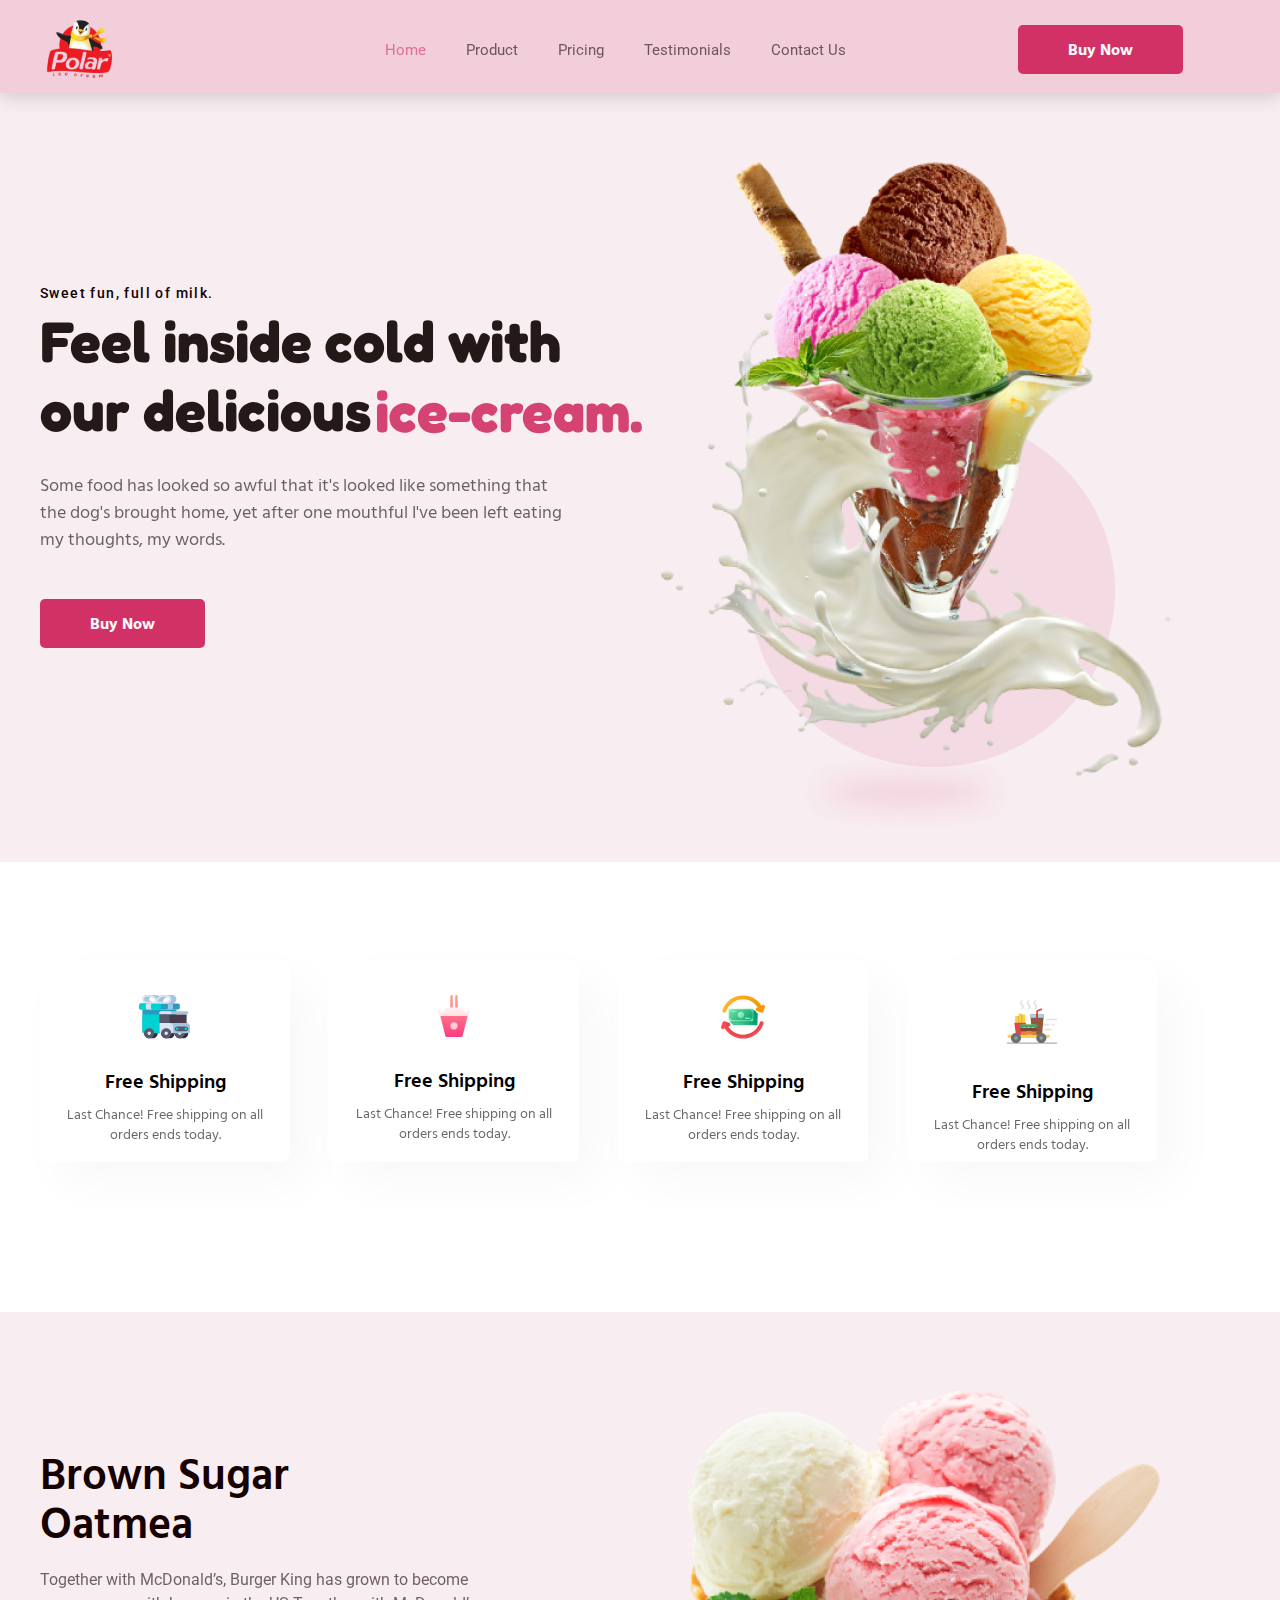
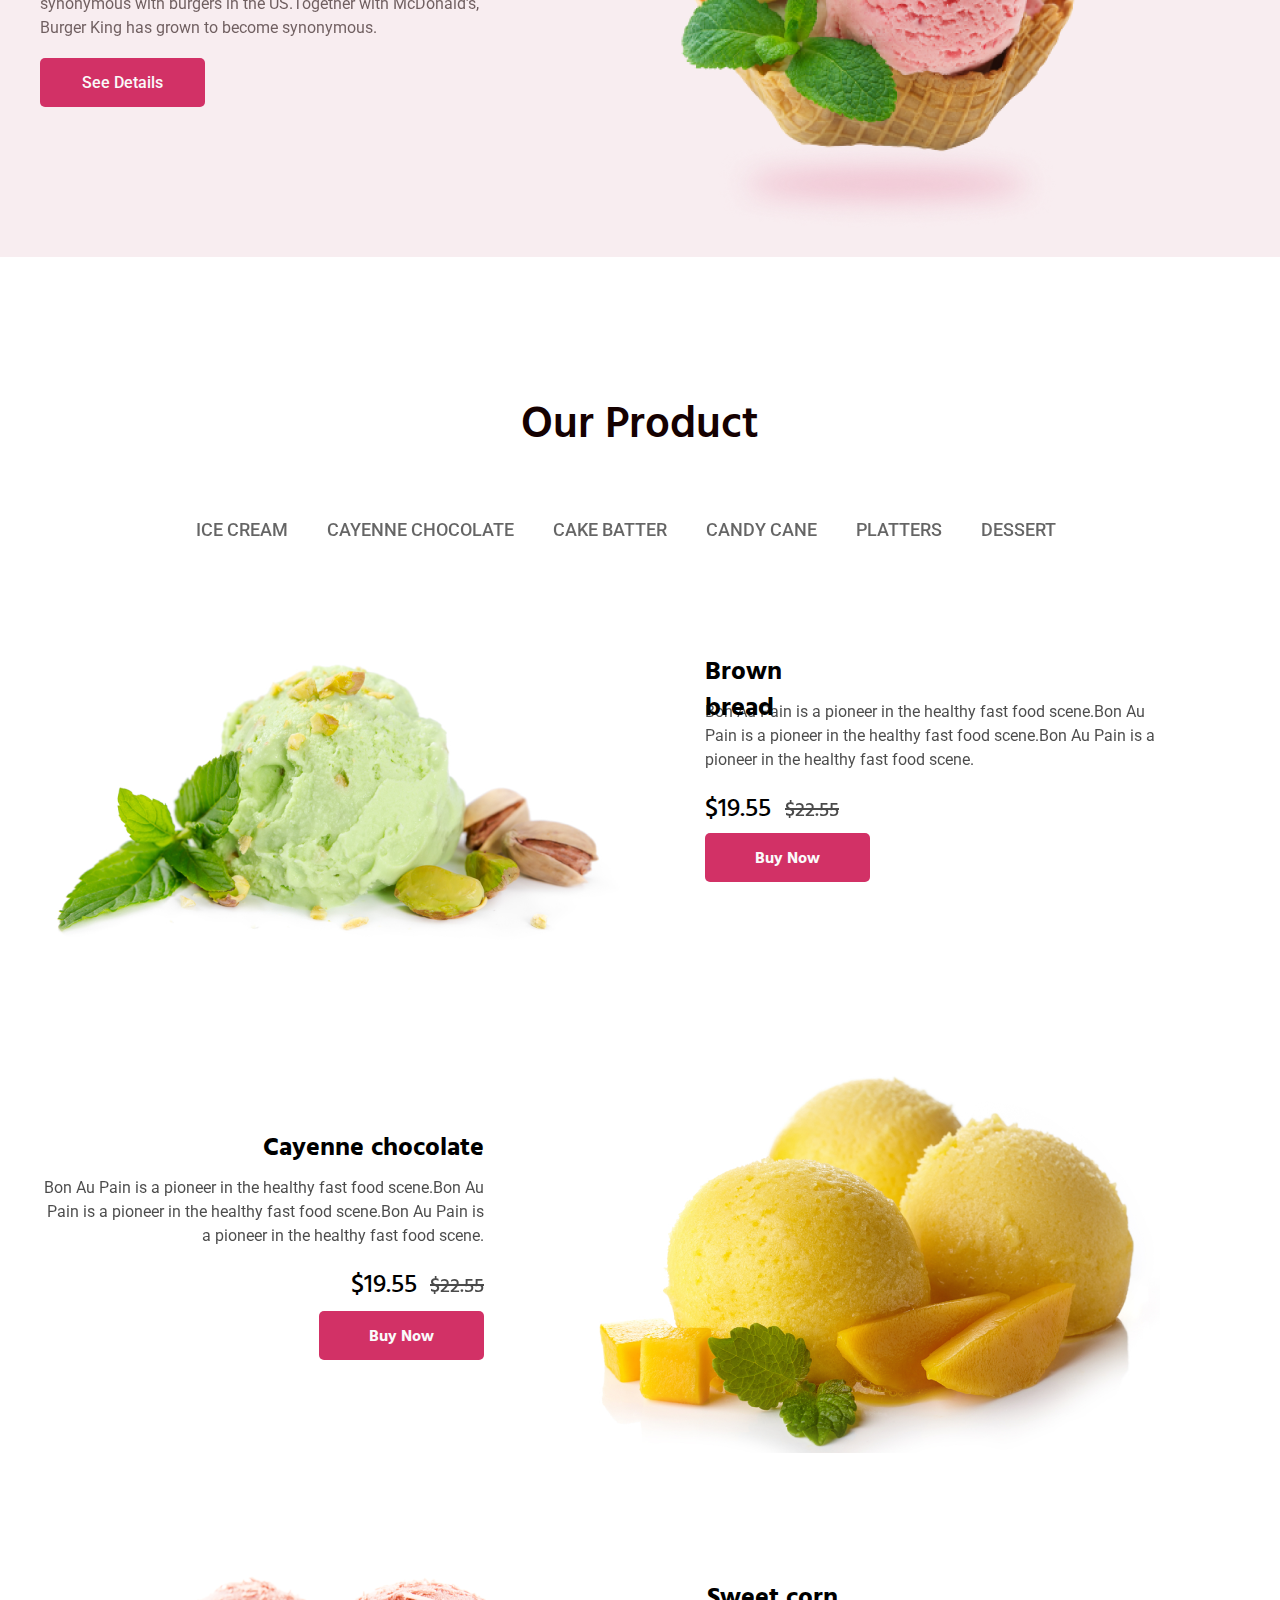
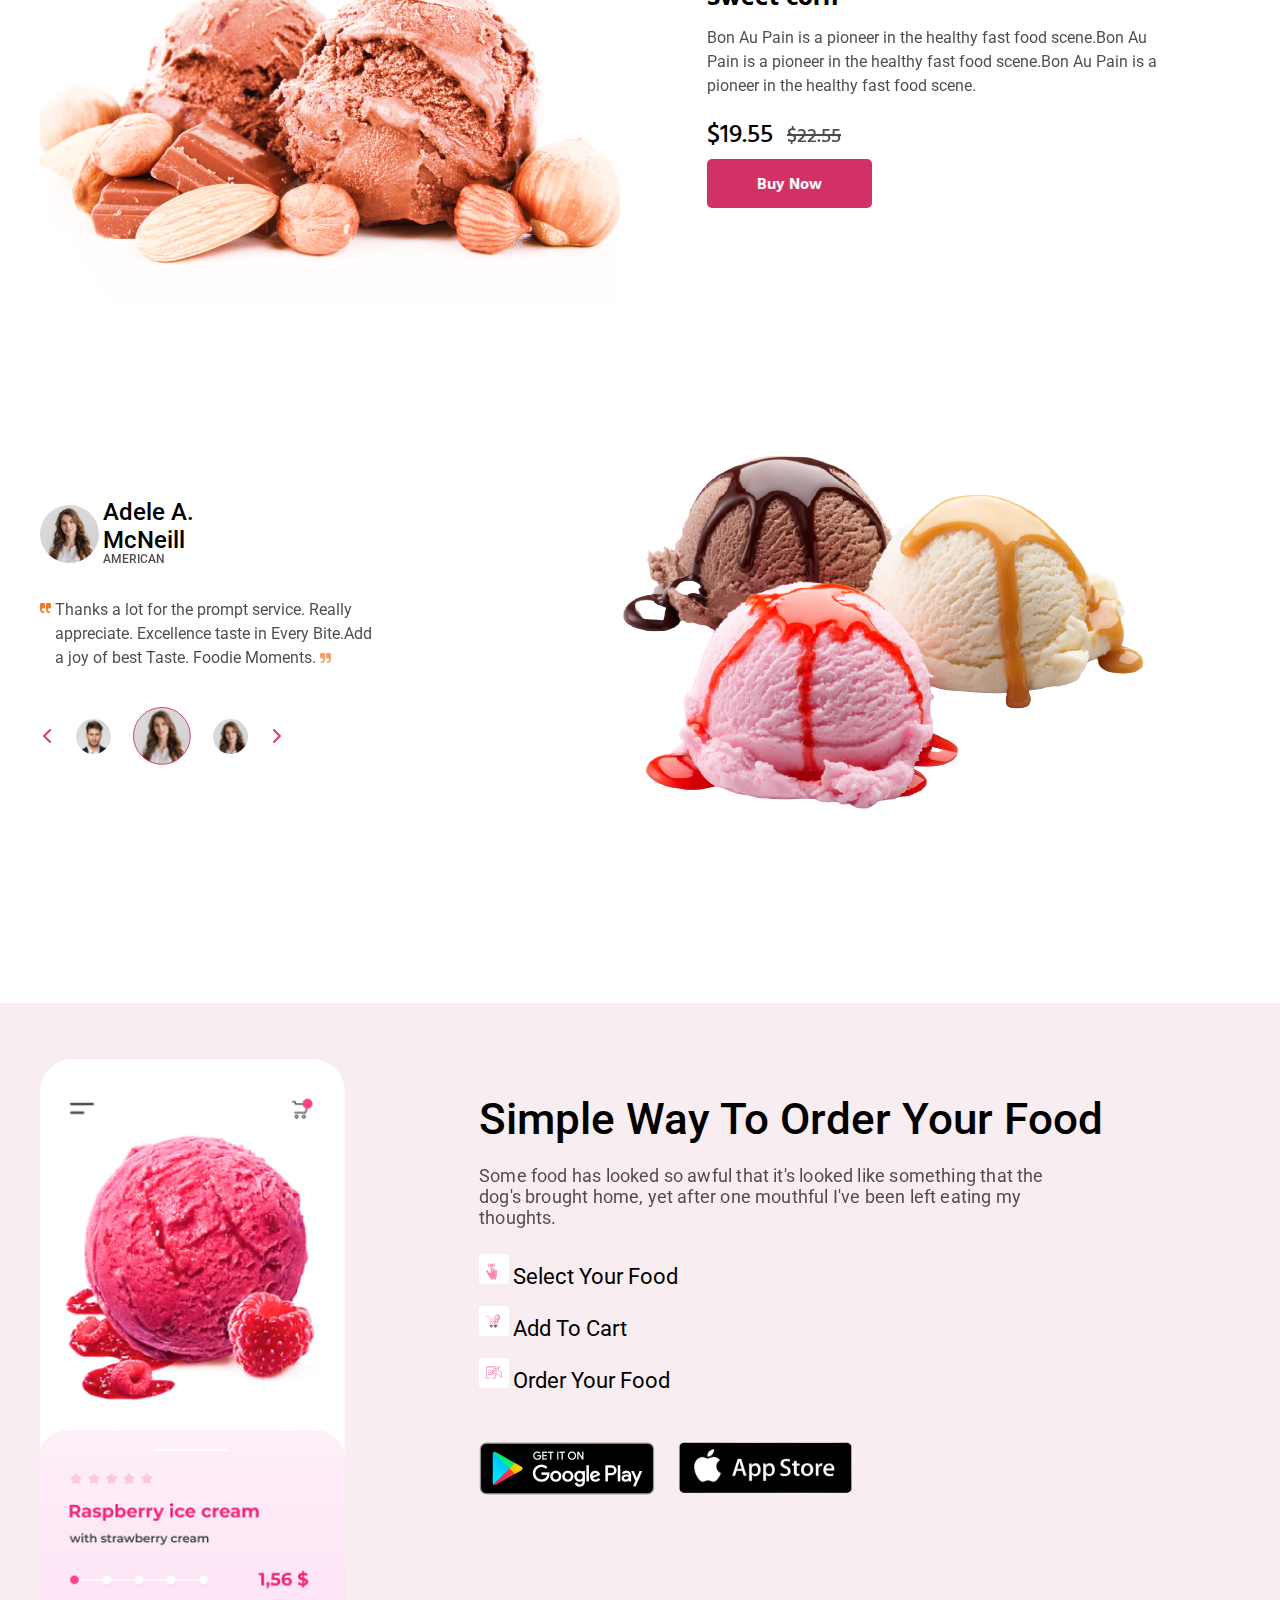
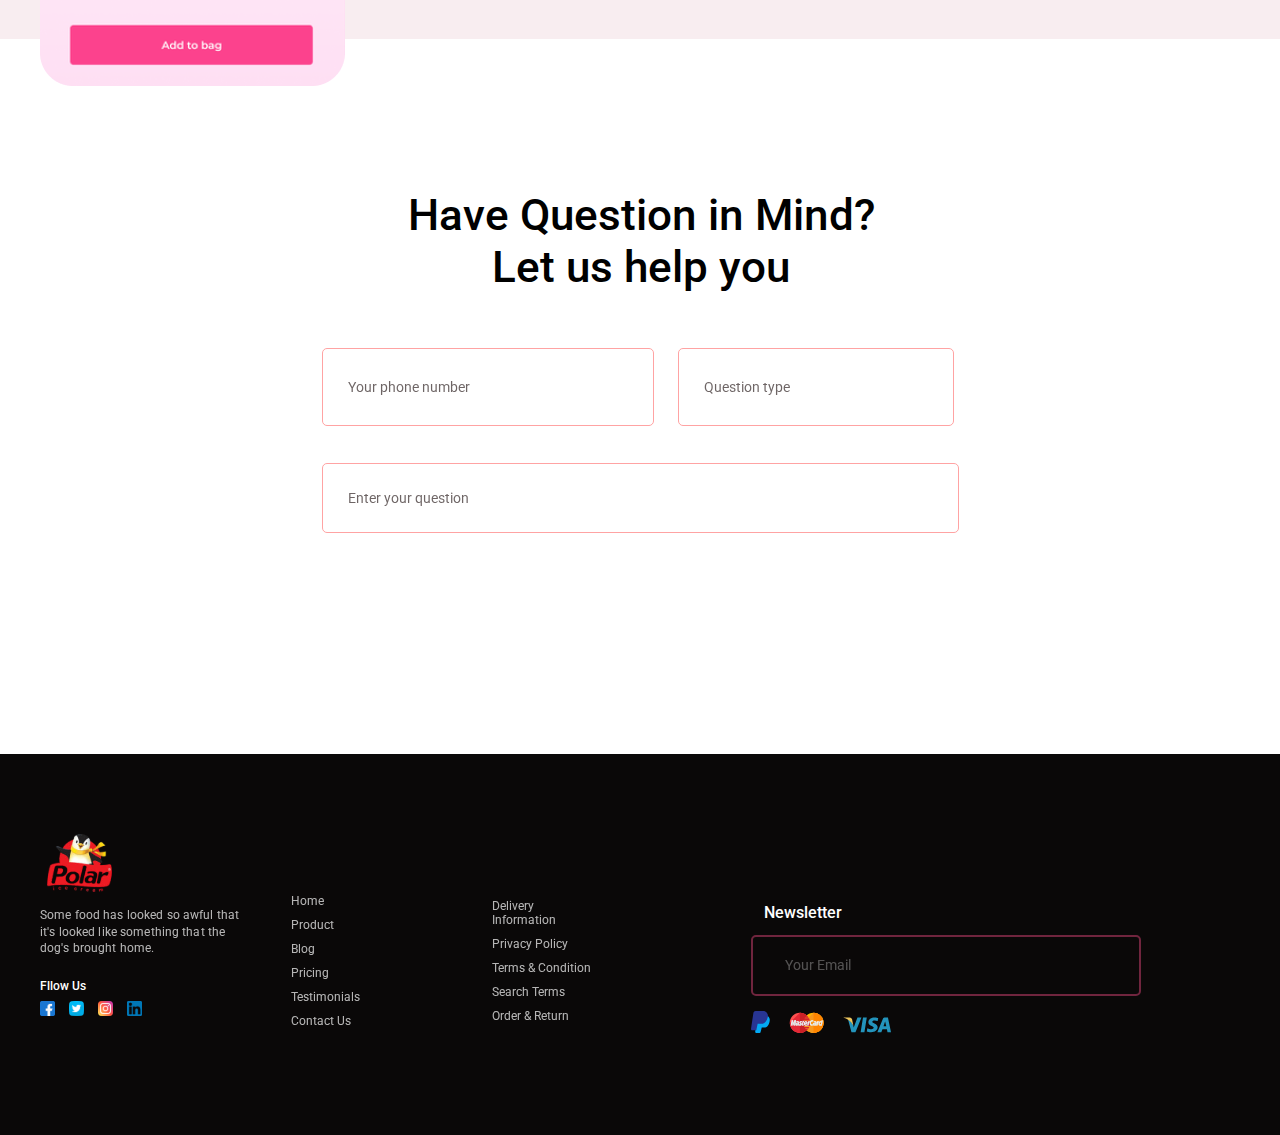
<file: Figma_1/index.html>
<!-- Bismillah -->
<!DOCTYPE html>
<html lang="en">
  <head>
    <meta charset="UTF-8" />
    <meta name="viewport" content="width=device-width, initial-scale=1.0" />
    <title>Polar</title>
    <link rel="stylesheet" href="./css/main.css" />
  </head>
  <body>
    <!-- Main-header section start -->
    <header class="main-header">
      <div class="container">
        <div class="navigation__section">
          <div class="main-header__brand">
            <a href="index.html">
              <img src="./images/logo_polar.svg" alt="Logo image" />
            </a>
          </div>
          <nav class="main-navigation">
            <ul class="main-navigation__items">
              <li class="main-navigation__item active">
                <a href="#">Home</a>
              </li>
              <li class="main-navigation__item">
                <a href="#">Product</a>
              </li>
              <li class="main-navigation__item">
                <a href="#">Pricing</a>
              </li>
              <li class="main-navigation__item">
                <a href="#">Testimonials</a>
              </li>
              <li class="main-navigation__item">
                <a href="#">Contact Us</a>
              </li>
            </ul>
          </nav>
          <button class="button">Buy Now</button>
        </div>
      </div>
    </header>
    <!-- /Main-header section end -->

    <main>
      <!-- Main-banner section start -->
      <section class="main-banner">
        <div class="container">
          <div class="main-banner__info">
            <h5 class="main-banner__info__sweet">Sweet fun, full of milk.</h5>
            <h1 class="main-banner__info__title">
              Feel inside cold with <br />
              our delicious <span>ice-cream.</span>
            </h1>
            <p class="main-banner__info__subtitle">
              Some food has looked so awful that it's looked like something that
              the dog's brought home, yet after one mouthful I've been left
              eating my thoughts, my words.
            </p>
            <button class="button btn2">Buy Now</button>
          </div>
          <div class="main-banner__image"></div>
        </div>
      </section>

      <!-- /Main-banner section end  -->

      <!-- Services section start -->

      <section class="services">
        <div class="container">
          <ul class="services__cards">
            <li class="services__card">
              <img src="images/car_card1.svg" alt="Card image" />
              <h5 class="services__card__title">Free Shipping</h5>
              <p class="services__card__subtitle">
                Last Chance! Free shipping on all orders ends today.
              </p>
            </li>
            <li class="services__card">
              <img src="images/card2.svg" alt="Card image" />
              <h5 class="services__card__title">Free Shipping</h5>
              <p class="services__card__subtitle">
                Last Chance! Free shipping on all orders ends today.
              </p>
            </li>
            <li class="services__card">
              <img src="images/cash-back_card3.svg" alt="Card image" />
              <h5 class="services__card__title">Free Shipping</h5>
              <p class="services__card__subtitle">
                Last Chance! Free shipping on all orders ends today.
              </p>
            </li>
            <li class="services__card">
              <img src="images/fast-delivery 1_card4.svg" alt="Card image" />
              <h5 class="services__card__title">Free Shipping</h5>
              <p class="services__card__subtitle">
                Last Chance! Free shipping on all orders ends today.
              </p>
            </li>
          </ul>
        </div>
      </section>

      <!-- /Services section end -->

      <!-- Brown sugar section start -->

      <section class="brown__sugar">
        <div class="container">
          <div class="sugar">
            <div class="brown__sugar__left">
              <h2 class="brown__sugar__title">
                Brown Sugar <br />
                Oatmea
              </h2>
              <p class="brown__sugar__subtitle">
                Together with McDonald’s, Burger King has grown to become
                synonymous with burgers in the US.Together with McDonald’s,
                Burger King has grown to become synonymous.
              </p>
              <button class="button left">See Details</button>
            </div>
            <div class="brown__sugar__right">
              <img src="images/section2-image.png" alt="Ice-cream image" />
            </div>
          </div>
        </div>
      </section>

      <!-- /Brown sugar section end -->

      <!-- Product section start -->

      <section class="product__section">
        <div class="container">
          <h3 class="product__section__title">Our Product</h3>
          <ul class="product__items">
            <li class="product__item active">
              <a href="#"
                >ICE CREAM
                <p class="line"></p>
              </a>
            </li>
            <li class="product__item">
              <a href="#"
                >CAYENNE CHOCOLATE
                <p class="line"></p
              ></a>
            </li>
            <li class="product__item">
              <a href="#"
                >CAKE BATTER
                <p class="line"></p
              ></a>
            </li>
            <li class="product__item">
              <a href="#"
                >CANDY CANE
                <p class="line"></p
              ></a>
            </li>
            <li class="product__item">
              <a href="#"
                >PLATTERS
                <p class="line"></p
              ></a>
            </li>
            <li class="product__item">
              <a href="#"
                >DESSERT
                <p class="line"></p
              ></a>
            </li>
          </ul>
          <div class="our__product__box1">
            <div class="box1__image">
              <img src="images/Brown__bread.png" alt="brown bread image" />
            </div>
            <div class="box1__info">
              <h4 class="product_box_title">Brown bread</h4>
              <p class="product_box_subtitle">
                Bon Au Pain is a pioneer in the healthy fast food scene.Bon Au
                Pain is a pioneer in the healthy fast food scene.Bon Au Pain is
                a pioneer in the healthy fast food scene.
              </p>
              <p class="price1">$19.55</p>
              <p class="price2"><del>$22.55</del></p>
              <button class="button box_btn1">Buy Now</button>
            </div>
          </div>
          <div class="our__product__box2">
            <div class="box2__info">
              <h4 class="product_box_title title2">Cayenne chocolate</h4>
              <p class="product_box_subtitle">
                Bon Au Pain is a pioneer in the healthy fast food scene.Bon Au
                Pain is a pioneer in the healthy fast food scene.Bon Au Pain is
                a pioneer in the healthy fast food scene.
              </p>
              <div class="narxlar">
                <p class="price1 narx1">$19.55</p>
                <p class="price2 narx2"><del>$22.55</del></p>
              </div>
              <button class="button box_btn1">Buy Now</button>
            </div>
            <div class="box2__image">
              <img src="images/Cayenne chocolate.png" alt="chocolate image" />
            </div>
          </div>
          <div class="our__product__box3">
            <div class="box3__image">
              <img src="images/Sweet_corn.png" alt="sweet corn image" />
            </div>
            <div class="box3__info">
              <h4 class="product_box_title title3">Sweet corn</h4>
              <p class="product_box_subtitle">
                Bon Au Pain is a pioneer in the healthy fast food scene.Bon Au
                Pain is a pioneer in the healthy fast food scene.Bon Au Pain is
                a pioneer in the healthy fast food scene.
              </p>
              <p class="price1">$19.55</p>
              <p class="price2"><del>$22.55</del></p>
              <button class="button box_btn1">Buy Now</button>
            </div>
          </div>
        </div>
      </section>

      <!-- /Product section start -->

      <!-- Feedback section start  -->

      <section class="feedback__section">
        <div class="container">
          <div class="feedback__section__box">
            <div class="feedback__section__box__info">
              <img src="images/woman_icon.svg" alt="woman image" />
              <div class="box__name">
                <h4 class="title__firstname">Adele A. McNeill</h4>
                <br />
                <p class="title__nation">AMERICAN</p>
              </div>
              <div class="section__quote">
                <img
                  src="images/left-q.svg"
                  alt="left quote image"
                  class="left__quote"
                />
                <p class="quote__subtitle">
                  Thanks a lot for the prompt service. Really appreciate.
                  Excellence taste in Every Bite.Add a joy of best Taste. Foodie
                  Moments.
                  <img
                    src="images/right-q.svg"
                    alt="right quote image"
                    class="right__quote"
                  />
                </p>
              </div>
              <ul class="feedback__items">
                <li class="icon__item">
                  <img src="images/left-arrow.svg" alt="left arrow image" />
                </li>
                <li class="icon__item">
                  <img src="images/man_icon.svg" alt="man icon image" />
                </li>
                <li class="icon__item">
                  <img
                    src="images/woman_icon_red.svg"
                    alt="woman icon red-circle image"
                  />
                </li>
                <li class="icon__item">
                  <img
                    src="images/woman_icon_small.svg"
                    alt="woman small-icon image"
                  />
                </li>
                <li class="icon__item">
                  <img src="images/right-arrow.svg" alt="right arrow image" />
                </li>
              </ul>
            </div>
            <div class="feedback__section__box__image">
              <img src="images/Ice_cream1.png" alt="ice-cream image" />
            </div>
          </div>
        </div>
      </section>

      <!-- Feedback section start  -->

      <!-- Way to Food section start -->

      <section class="way__to__food">
        <div class="container">
          <div class="way_to_food__box">
            <div class="box__food__image">
              <img
                src="images/card_image.png"
                alt="raspberry ice cream image"
              />
            </div>
            <div class="box__food__info">
              <h3 class="food__info__title">Simple Way To Order Your Food</h3>
              <p class="food__info__subtitle">
                Some food has looked so awful that it's looked like something
                that the dog's brought home, yet after one mouthful I've been
                left eating my thoughts.
              </p>
              <ul class="food__info__items">
                <li class="food__item">
                  <img
                    src="images/white_box.png"
                    alt="white box"
                    class="white__image"
                  />
                  <img
                    src="images/Group 91.svg"
                    alt="select your food image"
                    class="image__item"
                  />
                  <h4 class="item__title">Select Your Food</h4>
                </li>
                <li class="food__item">
                  <img
                    src="images/white_box.png"
                    alt="white box"
                    class="white__image"
                  />
                  <img
                    src="images/group 92.svg"
                    alt="Add To Cart image"
                    class="image__item2"
                  />
                  <h4 class="item__title">Add To Cart</h4>
                </li>
                <li class="food__item">
                  <img
                    src="images/white_box.png"
                    alt="white box"
                    class="white__image"
                  />
                  <img
                    src="images/Group 93.svg"
                    alt="Order Your Food image"
                    class="image__item3"
                  />
                  <h4 class="item__title">Order Your Food</h4>
                </li>
              </ul>
              <div class="market">
                <img
                  src="images/Google_play.png"
                  alt="google play image"
                  class="google__play"
                />
                <img
                  src="images/App store.png"
                  alt="app store image"
                  class="app__store"
                />
              </div>
            </div>
          </div>
        </div>
      </section>

      <!-- /Way to Food section end -->

      <!-- Forms section start  -->

      <section class="forms__section">
        <div class="container">
          <div class="forms__box">
            <h3 class="ask__question__title">
              Have Question in Mind? <br />
              Let us help you
            </h3>
            <form action="/server.php" method="GET">
              <div class="forms__box1">
                <input
                  type="tel"
                  placeholder="Your phone number"
                  class="Phone__number"
                />
                <input
                  class="question__input"
                  placeholder="Question type"
                  name="Question type"
                  list="questions"
                />
                <datalist id="questions">
                  <option value="O'zbekiston">O'zbekiston</option>
                  <option value="Angliya">Angliya</option>
                  <option value="AQSH">AQSH</option>
                </datalist>
                <input
                  type="text"
                  placeholder="Enter your question"
                  class="enter__question"
                />
                <!-- <button class="button bnt3">Send</button> -->
              </div>
            </form>
          </div>
        </div>
      </section>

      <!-- Forms section start  -->
    </main>
    <footer class="footer-section">
      <div class="container">
        <div class="footer__box1">
            <img src="images/logo_polar.svg" alt="logo footer" class="footer__link"/>
          <p class="footer__subtitle">
            Some food has looked so awful that it's looked like something that
            the dog's brought home.
          </p>
          <h5 class="footer__title">Fllow Us</h5>
          <a href="https://www.facebook.com">
            <img src="images/facebook 1.svg" alt="facebook image" class="socials">
          </a>
          <a href="https://twitter.com">
            <img src="images/twitter 1.svg" alt="twitter image" class="socials">
          </a>
          <a href="https://instagram.com">
            <img src="images/instagram 1.svg" alt="instagram image" class="socials">
          </a>
          <a href="https://www.linkedin.com">
            <img src="images/linkedin 1.svg" alt="linkedin image" class="socials">
          </a>
        </div>
        <div class="footer__box2">
          <ul class="footer__items">
            <li class="footer__item">Home</li>
            <li class="footer__item">Product</li>
            <li class="footer__item">Blog</li>
            <li class="footer__item">Pricing</li>
            <li class="footer__item">Testimonials</li>
            <li class="footer__item">Contact Us</li>
          </ul>
        </div>
        <div class="footer__box3">
          <ul class="footer__items">
            <li class="footer__item">Delivery Information</li>
            <li class="footer__item">Privacy Policy</li>
            <li class="footer__item">Terms & Condition</li>
            <li class="footer__item">Search Terms</li>
            <li class="footer__item">Order & Return</li>
          </ul>
        </div>
        <div class="footer__box4">
          <h5 class="footer__title2">Newsletter</h5>
          <input type="email" placeholder="Your Email" class="footer__input">
          <!-- <button class="button">Subscribe</button> -->
          <a href="https://paypal.com">
            <img src="images/paypal.svg" alt="paypal image">
          </a>
          <a href="https://mastercard.com">
            <img src="images/mastercard.svg" alt="Mastercard image">
          </a>
          <a href="https://visa.com">
            <img src="images/visa.svg" alt="Visa image">
          </a>
        </div>
      </div>
    </footer>
  </body>
  <!-- END -->
</html>



<!-- 475 QATOR -->
</file>
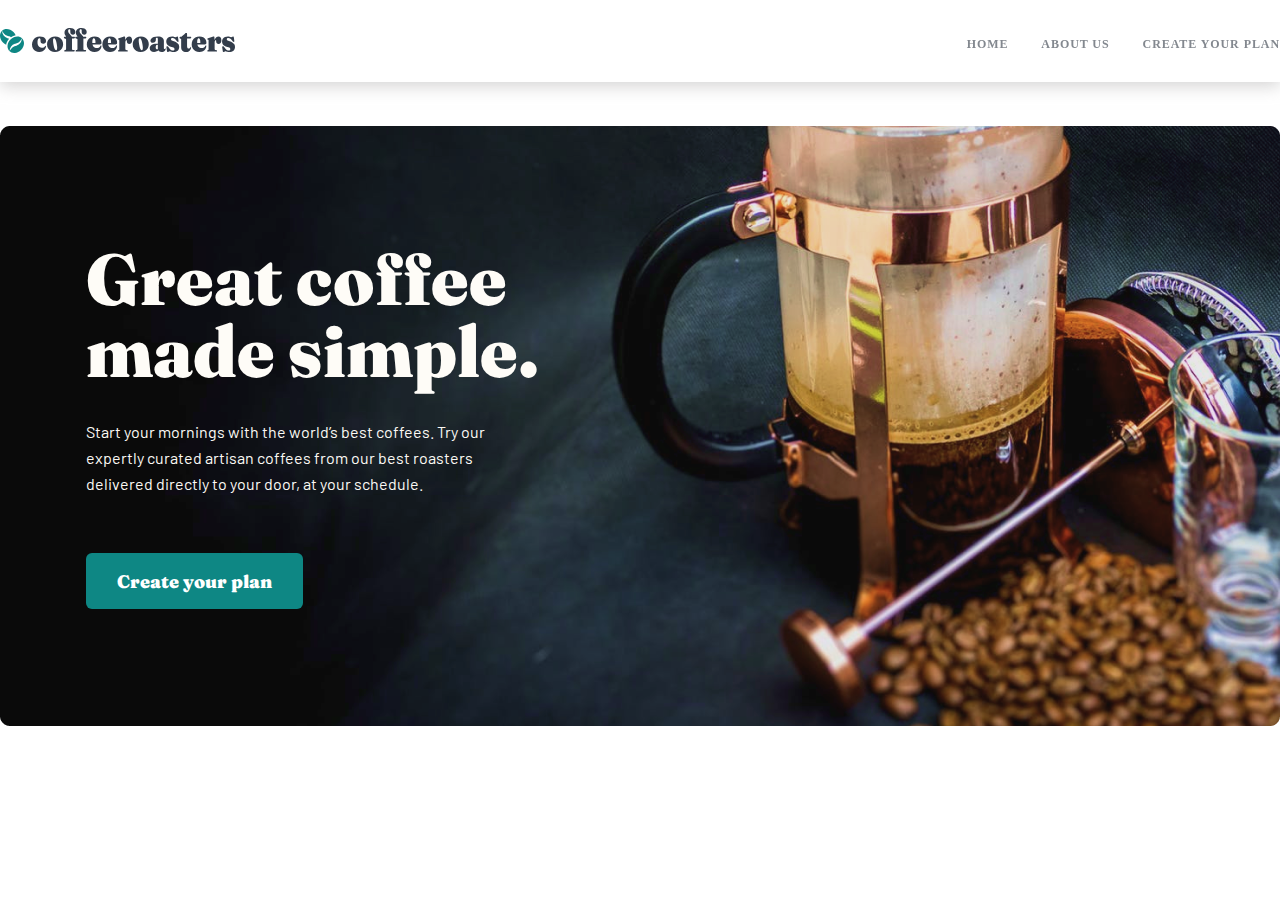
<file: Figma_2/index.html>
<!-- Bismillah -->
<!DOCTYPE html>
<html lang="en">
  <head>
    <meta charset="UTF-8" />
    <meta name="viewport" content="width=device-width, initial-scale=1.0" />
    <title>Coffeeroasters</title>
    <link rel="stylesheet" href="css/main.css" />
  </head>
  <body>
    <!-- Navigation section start -->

    <header class="main-header">
      <div class="container">
        <div class="navigation__section">
          <div class="main-header__brand">
            <a href="index.html">
              <img src="./images/Logo_image.svg" alt="Logo image" />
            </a>
          </div>
          <nav class="main-navigation">
            <ul class="main-navigation__items">
              <li class="main-navigation__item active">
                <a href="#">Home</a>
              </li>
              <li class="main-navigation__item">
                <a href="#">About Us</a>
              </li>
              <li class="main-navigation__item">
                <a href="#">Create your plan</a>
              </li>
            </ul>
          </nav>
        </div>
      </div>
    </header>

    <!-- /Navigation section end  -->
    <main>
      <!-- Main banner section start -->

      <div class="container">
        <section class="main-banner">
          <div class="main-banner__box">
            <h1 class="main-banner__box__title">Great coffee <br> made simple.</h1>
            <p class="main-banner__box__subtitle">
              Start your mornings with the world’s best coffees. Try our
              expertly curated artisan coffees from our best roasters delivered
              directly to your door, at your schedule.
            </p>
            <button class="button">Create your plan</button>
          </div>
        </section>
      </div>

      <!-- Main banner section end -->
    </main>
    <footer></footer>
  </body>
</html>
</file>
<file: Figma_1/css/main.css>
@import url('https://fonts.googleapis.com/css2?family=Fredoka&family=Hind+Madurai&family=Roboto&display=swap');
@import url('https://fonts.googleapis.com/css2?family=Fredoka&display=swap');


body {
  margin: 0 auto;
  padding: 0;
  box-sizing: border-box;
}

.container {
  width: 1200px;
  margin: 0 auto;
}

/* Main header section styles */

.main-header {
  position: fixed;
  top: 0;
  left: 0;
  width: 100%;
  background: #F2CEDA;
  box-shadow: 0px 4px 16px 0px rgba(173, 171, 171, 0.521);
  z-index: 10;
}

.navigation__section {
  display: flex;
}

.main-header__brand img {
  padding-top: 10px;
  cursor: pointer;
}

.main-navigation {
  margin-left: 266px;
  margin-right: 172px;
}

.main-navigation__items {
  display: flex;
  height: 16px;
  list-style-type: none;
  gap: 40px;
  text-align: center;
  padding: 0;
  margin-top: 41px;
  margin-bottom: 0;
}

.main-navigation__item.active a {
  color: #D23166;
}

.main-navigation__item a {
  cursor: pointer;
  opacity: 0.6000000238418579;
  color: #150101;
  font-family: "Roboto";
  font-size: 15px;
  font-style: normal;
  font-weight: 400;
  line-height: normal;
  text-decoration: none;
}

.main-navigation__item a:hover {
  color: #D23166;
}

.button {
  width: 165px;
  height: 49px;
  border-radius: 5px;
  background: #D23166;
  color: #FAFAFA;
  font-family: "Hind Madurai";
  font-size: 16px;
  font-style: normal;
  font-weight: 700;
  line-height: normal;
  border: none;
  margin-top: 25px;
  cursor: pointer;
}

/* Main banner section styles */

.main-banner {
  position: relative;
  display: flex;
  background: #F8EDF0;
  padding-bottom: 213px;
}

.main-banner__info {
  display: inline-block;
  margin-top: 285px;
  width: 665px;
  height: 364px;
}

.main-banner__info__sweet {
  color: #0F0101;
  margin: 0;
  padding-bottom: 6px;
  font-family: 'Roboto';
  font-size: 14px;
  font-style: normal;
  font-weight: 500;
  line-height: normal;
  letter-spacing: 1.4px;
}

.main-banner__info__title {
  margin: 0;
  display: flex;
  width: 665px;
  height: 130px;
  flex-direction: column;
  color: #0F0101;
  font-family: 'Fredoka', sans-serif;
  flex-shrink: 0;
  opacity: 0.8999999761581421;
  font-size: 57.33px;
  font-style: normal;
  font-weight: 800;
  line-height: 120.5%;
  padding-bottom: 35px;
}

span {
  display: flex;
  color: #D23166;
  margin-top: -68px;
  margin-left: 335px;
  font-family: "Fredoka", sans-serif;
}

.main-banner__info__subtitle {
  margin: 0;
  display: flex;
  width: 523px;
  height: 78px;
  flex-direction: column;
  flex-shrink: 0;
  color: #0F0101;
  opacity: 0.6000000238418579;
  font-family: 'Hind Madurai';
  font-size: 18px;
  font-style: normal;
  font-weight: 400;
  line-height: 27px;
  padding-bottom: 49px;
}

.btn2 {
  margin: 0;
}

.main-banner__image {
  position: absolute;
  margin-top: -520px;
  margin-left: 445px;
  width: 895px;
  height: 742px;
  background-image: url(../images/bg-image_hero1.png);
  background-repeat: no-repeat;
  background-size: cover;
}

/* Services section styles */

.services {
  width: 100%;
  height: 350px;
}

.services__cards {
  padding: 0;
  margin: 0;
  width: 1117px;
  height: 200px;
  display: flex;
  justify-content: space-between;
  list-style-type: none;
  gap: 39px;
  margin-top: 100px;
  text-align: center;
  align-items: center;
}

.services__card {
  width: 250px;
  height: 200px;
  border-radius: 7px;
  background: #FFF;
  box-shadow: 20px 20px 50px 0px rgba(0, 0, 0, 0.03);
}

.services__card img {
  padding-top: 33px;
  padding-bottom: 24.65px;
}

.services__card__title {
  color: #000;
  font-family: 'Hind Madurai';
  font-size: 20px;
  margin: 0;
  padding-bottom: 9px;
  font-style: normal;
  font-weight: 600;
  line-height: normal;
}

.services__card__subtitle {
  display: flex;
  margin: 0;
  width: 198px;
  height: 35px;
  flex-direction: column;
  flex-shrink: 0;
  color: #000;
  text-align: center;
  opacity: 0.6000000238418579;
  font-family: 'Hind Madurai';
  font-size: 14px;
  font-style: normal;
  font-weight: 400;
  line-height: normal;
  padding-left: 26px;
}

/* Brown sugar section styles */

.brown__sugar {
  width: 100%;
  height: 545px;
  background: #F8EDF0;
}

.sugar {
  display: flex;
  position: relative;
}

.brown__sugar__left {
  display: inline-block;
  width: 442px;
  height: 256.705px;
  padding-top: 141.39px;
}

.brown__sugar__title {
  margin: 0;
  padding-bottom: 16px;
  display: flex;
  width: 349px;
  height: 98.27px;
  flex-direction: column;
  flex-shrink: 0;
  color: #150101;
  font-family: 'Hind Madurai';
  font-size: 44.2px;
  font-style: normal;
  font-weight: 600;
  line-height: 110.5%;
}

.brown__sugar__subtitle {
  margin: 0;
  display: flex;
  width: 442px;
  height: 72px;
  flex-direction: column;
  flex-shrink: 0;
  color: #150101;
  opacity: 0.6000000238418579;
  font-family: 'Roboto';
  font-size: 16px;
  font-style: normal;
  font-weight: 400;
  line-height: 24px;
  padding-bottom: 18px;
}

.left {
  margin: 0;
  color: #FAFAFA;
  font-family: 'Roboto';
  font-size: 16px;
  font-style: normal;
  font-weight: 500;
  line-height: normal;
}

.brown__sugar__right {
  position: absolute;
  left: 515px;
  top: -60px
}

/* Product section styles */

.product__section {
  margin-top: 137px;
  margin-bottom: 112px;
  width: 100%;
  height: 1506px;
}

.product__section__title {
  color: #150101;
  font-family: 'Hind Madurai';
  font-size: 44.2px;
  font-style: normal;
  font-weight: 600;
  line-height: normal;
  text-align: center;
  padding-bottom: 64px;
  margin: 0;
}

.product__items {
  list-style-type: none;
  display: flex;
  gap: 39px;
  align-items: center;
  margin: 0;
  padding: 0;
  margin-left: 156px;
  padding-bottom: 50px;
}

.product__item a {
  color: #000;
  font-family: 'Roboto';
  font-size: 18px;
  font-style: normal;
  font-weight: 500;
  line-height: normal;
  opacity: 0.6000000238418579;
  text-decoration: none;
}

.product__item a:hover {
  opacity: 1;
  color: #000;
  cursor: pointer;
}

p.line {
  margin: 0;
  width: 100%;
  height: 3px;
  background: #D64374;
  opacity: 0;
}

.product__item>a>p.line:hover {
  opacity: 1;
  transition: 1s;
}

.our__product__box1 {
  display: flex;
  gap: 85px;
  width: 1120px;
  height: 415px;
  margin-bottom: 30px;
}

.box1__image {
  width: 580px;
  height: 415px;
}

.box1__info {
  width: 454px;
  height: 230px;
  margin-top: 60px;
}

.product_box_title {
  width: 152px;
  height: 36px;
  color: #000;
  font-family: 'Hind Madurai';
  font-size: 26px;
  font-style: normal;
  font-weight: 700;
  line-height: normal;
  margin: 0;
  margin-bottom: 11px;
}

.product_box_subtitle {
  width: 100%;
  height: 67px;
  display: flex;
  flex-direction: column;
  color: #000;
  font-family: 'Roboto';
  font-size: 16px;
  font-style: normal;
  font-weight: 400;
  line-height: 24px;
  opacity: 0.699999988079071;
  margin: 0;
  margin-bottom: 28px;
}

.price1 {
  display: inline-block;
  width: 71px;
  height: 27px;
  color: #000;
  font-family: 'Hind Madurai';
  font-size: 26px;
  font-style: normal;
  font-weight: 500;
  line-height: 100%;
  margin: 0;
  margin-right: 5px;
}

.price2 {
  display: inline-block;
  width: 58px;
  height: 27px;
  flex-direction: column;
  flex-shrink: 0;
  color: #000;
  opacity: 0.699999988079071;
  font-family: 'Hind Madurai';
  font-size: 20px;
  font-style: normal;
  font-weight: 500;
  line-height: normal;
  margin: 0;
  margin-bottom: 10px;
  margin-right: 300px;
}

.box_btn1 {
  margin: 0;
}


.our__product__box2 {
  position: relative;
  width: 1120px;
  height: 415px;
  margin-bottom: 35px;
}

.box2__info {
  position: absolute;
  text-align: right;
  width: 444px;
  height: 230px;
  top: 91px;
}

.title2 {
  display: inline-block;
  width: 222px;
}

.narxlar {
  margin-bottom: 12px;
}

.narx1 {
  display: inline-block;
}

.narx2 {
  display: inline-block;
  margin: 0;
}

.box2__image {
  display: inline-block;
  margin-left: 540px;
  width: 580px;
  height: 415px;
}


.our__product__box3 {
  display: flex;
  gap: 87px;
  width: 1120px;
  height: 415px;
}

.box3__image {
  width: 580px;
  height: 415px;
}

.box3__info {
  margin-top: 91px;
  width: 454px;
  height: 230px;
}

.title3 {
  width: 131px;
}


/* Feedback section styles */

.feedback__section {
  margin-bottom: 149px;
}

.feedback__section__box {
  position: relative;
  width: 1120px;
  height: 442px;
}

.feedback__section__box__info {
  position: absolute;
  top: 86px;
  width: 350px;
  height: 290px;
}

.box__name {
  width: 200px;
  height: 50px;
  display: inline-block;
  margin-bottom: 50px;
}

.title__firstname {
  width: 178px;
  height: 28px;
  display: inline-block;
  margin: 0;
  color: #000;
  font-family: 'Roboto';
  font-size: 24px;
  font-style: normal;
  font-weight: 500;
  line-height: normal;
}

.title__nation {
  align-items: start;
  width: 77px;
  height: 15px;
  display: inline-block;
  margin: 0;
  display: flex;
  width: 77px;
  height: 15px;
  flex-direction: column;
  color: #000;
  text-align: center;
  font-family: 'Roboto';
  font-size: 12px;
  font-style: normal;
  font-weight: 500;
  line-height: normal;
  opacity: 0.699999988079071;
}

.section__quote {
  display: inline-block;
  width: 100%;
  height: 70px;
  margin-bottom: 39px;
}

.left__quote {
  padding-bottom: 50px;
}

.quote__subtitle {
  width: 322px;
  margin: 0;
  display: inline-block;
  opacity: 0.699999988079071;
  height: 70px;
  color: #000;
  font-family: 'Roboto';
  font-size: 16px;
  font-weight: 400;
  line-height: 24px;
}

.feedback__items {
  list-style-type: none;
  display: flex;
  align-items: center;
  margin: 0;
  padding: 0;
  gap: 22px;
}

.feedback__section__box__image {
  width: 564px;
  height: 442px;
  display: inline-block;
  margin-left: 556px;
}

/* Way to Food styles */

.way__to__food {
  width: 100%;
  height: 636px;
  background-color: #F8EDF0;
  ;
}

.way_to_food__box {
  position: relative;
}

.box__food__image {
  position: absolute;
  width: 305px;
  height: 627px;
  top: 56px;
}

.box__food__info {
  position: absolute;
  width: 642px;
  height: 402px;
  top: 90px;
  left: 439px;
}

.food__info__title {
  width: 100%;
  height: 52px;
  display: flex;
  flex-direction: column;
  color: #000;
  font-family: 'Roboto';
  font-size: 44.2px;
  font-style: normal;
  font-weight: 500;
  line-height: normal;
  margin: 0;
  margin-bottom: 20px;
}

.food__info__subtitle {
  display: flex;
  width: 607px;
  height: 60px;
  flex-direction: column;
  color: #0F0101;
  opacity: 0.699999988079071;
  font-family: 'Roboto';
  font-size: 18px;
  font-style: normal;
  font-weight: 400;
  line-height: normal;
  letter-spacing: 0.18px;
  margin: 0;
  margin-bottom: 29px;
}

.food__info__items {
  list-style-type: none;
  row-gap: 17px;
  margin: 0;
  padding: 0;
  position: relative;
  margin-bottom: 29px;
}

.food__item {
  margin-bottom: 17px;
}

.item__title {
  display: inline-block;
  margin: 0;
  width: 166px;
  color: #000;
  font-family: 'Roboto';
  font-size: 22px;
  font-weight: 400;
}

.image__item {
  top: 9px;
  left: 7px;
  position: absolute;
}

.image__item2 {
  top: 60px;
  left: 7px;
  position: absolute;
}

.image__item3 {
  top: 112px;
  left: 7px;
  position: absolute;
}

.google__play {
  position: absolute;
  left: -12px;
  bottom: -12px;
}

.app__store {
  position: absolute;
  left: 200px;
  bottom: -17px;
}

.market {
  margin-bottom: 29px;
}


/* Forms styles */

.forms__section {
  width: 100%;
  height: 565px;
}

.forms__box {
  width: 637px;
  height: 344px;
  margin-top: 150px;
  margin-left: 282px;
}

.ask__question__title {
  margin: 0;
  margin-left: 58px;
  display: flex;
  width: 522px;
  height: 123px;
  flex-direction: column;
  flex-shrink: 0;
  color: #000;
  text-align: center;
  font-family: 'Roboto';
  font-size: 44px;
  font-style: normal;
  font-weight: 500;
  line-height: normal;
  margin-bottom: 36px;
}



input::placeholder {
  color: #0F0000;
  font-family: 'Roboto';
  font-size: 14px;
  font-style: normal;
  font-weight: 400;
  line-height: normal;
  opacity: 0.6000000238418579;
}

.Phone__number {
  width: 303px;
  height: 74px;
  border-radius: 5px;
  border: 1px solid #FFA3A3;
  background: #FFF;
  margin-right: 20px;
  padding-left: 25px;
  margin-bottom: 37px;
}

.question__input {
  width: 216px;
  height: 74px;
  border-radius: 5px;
  border: 1px solid #FFA3A3;
  background: #FFF;
  padding-right: 33px;
  padding-left: 25px;
}

.enter__question {
  width: 608px;
  height: 66px;
  border-radius: 5px;
  border: 1px solid #FFA3A3;
  background: #FFF;
  padding-left: 25px;
}

.forms__box1 {
  position: relative;
}

.btn3 {
  position: absolute;
}


/* Footer section styles */

.footer-section {
  position: relative;
  width: 100%;
  height: 381px;
  background-color: #0A0808;
}

.footer__box1 {
  position: absolute;
  display: inline-block;
  width: 207px;
  height: 200px;
  margin-top: 70px;
  margin-right: 37px;
  margin-bottom: 114px;
}

.footer__box2 {
  position: absolute;
  display: inline-block;
  width: 70px;
  height: 135px;
  margin-top: 140px;
  margin-right: 132px;
  margin-bottom: 104px;
  margin-left: 251px;
}

.footer__box3 {
  position: absolute;
  display: inline-block;
  width: 108px;
  height: 110px;
  margin-top: 145px;
  margin-right: 150px;
  margin-bottom: 121px;
  margin-left: 452px;
}

.footer__box4 {
  position: absolute;
  display: inline-block;
  width: 390px;
  height: 150px;
  margin-top: 136px;
  margin-bottom: 121px;
  margin-left: 711px;
}

.footer__subtitle {
  display: flex;
  width: 207px;
  height: 47px;
  color: #FFF;
  font-family: 'Roboto';
  font-size: 12px;
  font-style: normal;
  font-weight: 400;
  line-height: 139.687%;
  letter-spacing: 0.12px;
  opacity: 0.699999988079071;
  margin: 0;
  margin-bottom: 25px;
}

.footer__title {
  color: #FFF;
  font-family: 'Roboto';
  font-size: 12px;
  font-weight: 500;
  margin-bottom: 8px;
}

.footer__box1 a {
  text-decoration: none;
}

.socials {
  margin-right: 10px;
}

.footer__items {
  list-style-type: none;
  padding: 0;
  margin: 0;
  gap: 10px;
}

.footer__item {
  color: #FFF;
  opacity: 0.699999988079071;
  font-family: 'Roboto';
  font-size: 12px;
  font-style: normal;
  font-weight: 400;
  line-height: normal;
  margin-bottom: 10px;
}

.footer__title2 {
  color: #FFF;
  font-family: 'Roboto';
  font-size: 16px;
  font-style: normal;
  font-weight: 500;
  line-height: normal;
  margin: 0;
  margin: 13px;
}

.footer__input {
  width: 352px;
  height: 55px;
  border-radius: 5px;
  background: #0A0808;
  border: 2px solid #D64374;
  opacity: 0.5;
  padding-left: 32px;
  margin-bottom: 15px;
}

.footer__input::placeholder {
  color: #FFF;
}

.footer__box4 a {
  text-decoration: none;
  margin-right: 15px;
}


/*  950 QATOR  */
</file>
<file: Figma_2/css/main.css>
@import url('https://fonts.googleapis.com/css2?family=Barlow&family=Poppins:wght@400;600;800&display=swap');
@import url('https://fonts.googleapis.com/css2?family=Fraunces:wght@900&display=swap');


body {
  margin: 0;
  padding: 0;
  box-sizing: border-box;
}

.container {
  width: 1280px;
  margin: 0 auto;
}

/* Navigation section styles */

.main-header {
  position: fixed;
  top: 0;
  left: 0;
  width: 100%;
  background: #FFF;
  box-shadow: 0px 4px 16px 0px rgba(173, 171, 171, 0.521);
  z-index: 10;
}

.navigation__section {
  display: flex;
  justify-content: space-between;
  margin-top: 17.5px;
  margin-bottom: 17.5px;
}
.main-header__brand img {
  padding-top: 10px;
  cursor: pointer;
}

.main-navigation__items {
  display: flex;
  height: 15px;
  padding-right: 0px;
  justify-content: center;
  align-items: flex-start;
  gap: 33px;
  list-style-type: none;
  padding: 0;
}

.main-navigation__item a {
  text-decoration: none;
  color: #83888F;
  font-size: 12px;
  font-weight: 700;
  line-height: 15px;
  letter-spacing: 0.923px;
  text-transform: uppercase;
  cursor: pointer;
}

.main-navigation__item a:hover {
  color: #333D4B;
}

/* Main banner section styles */

.main-banner {
  width: 1280px;
  height: 600px;
  margin-top: 126px;
  background-image: url(../images/Bitmap_banner_image.png);
  background-repeat: no-repeat;
  background-size: cover;
}

.main-banner__box {
  width: 493px;
  height: 367px;
  color: white;
  margin-left: 86px;
  padding-top: 117px;
}

.main-banner__box__title {
  color: #FEFCF7;
  font-family: "Fraunces";
  font-size: 72px;
  font-style: normal;
  font-weight: 900;
  line-height: 72px;
  padding-bottom: 32px;
  margin: 0;
}

.main-banner__box__subtitle {
  margin: 0;
  display: flex;
  width: 417px;
  flex-direction: column;
  color: #FEFCF7;
  font-family: "Barlow", sans-serif;
  font-size: 16px;
  font-style: normal;
  font-weight: 400;
  line-height: 26px;
  opacity: 0.990000011920929;
  padding-bottom: 56px;
}

.button {
  width: 217px;
  height: 56px;
  border-radius: 6px;
  background: #0E8784;
  border: none;
  color: white;
  text-align: center;
  font-family: "Fraunces";
  font-size: 18px;
  font-weight: 900;
  line-height: 25px;
}
</file>
